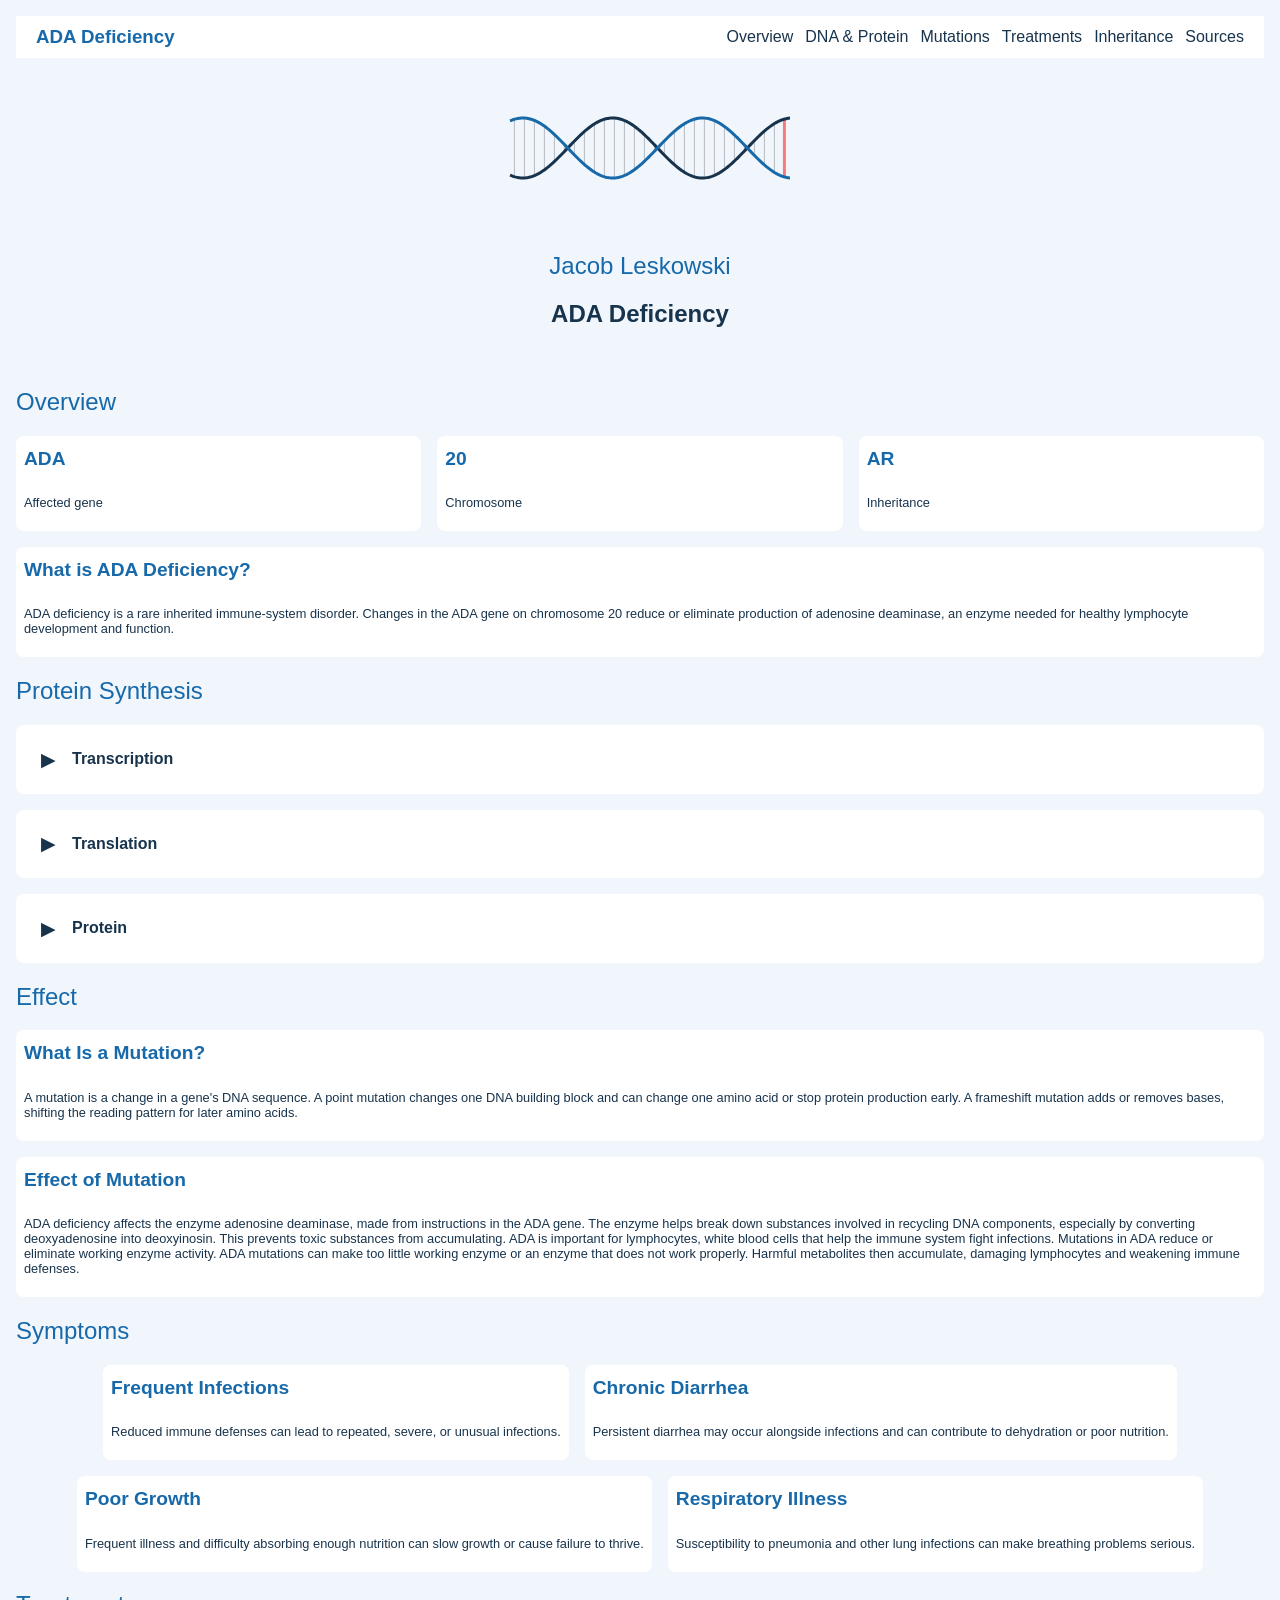
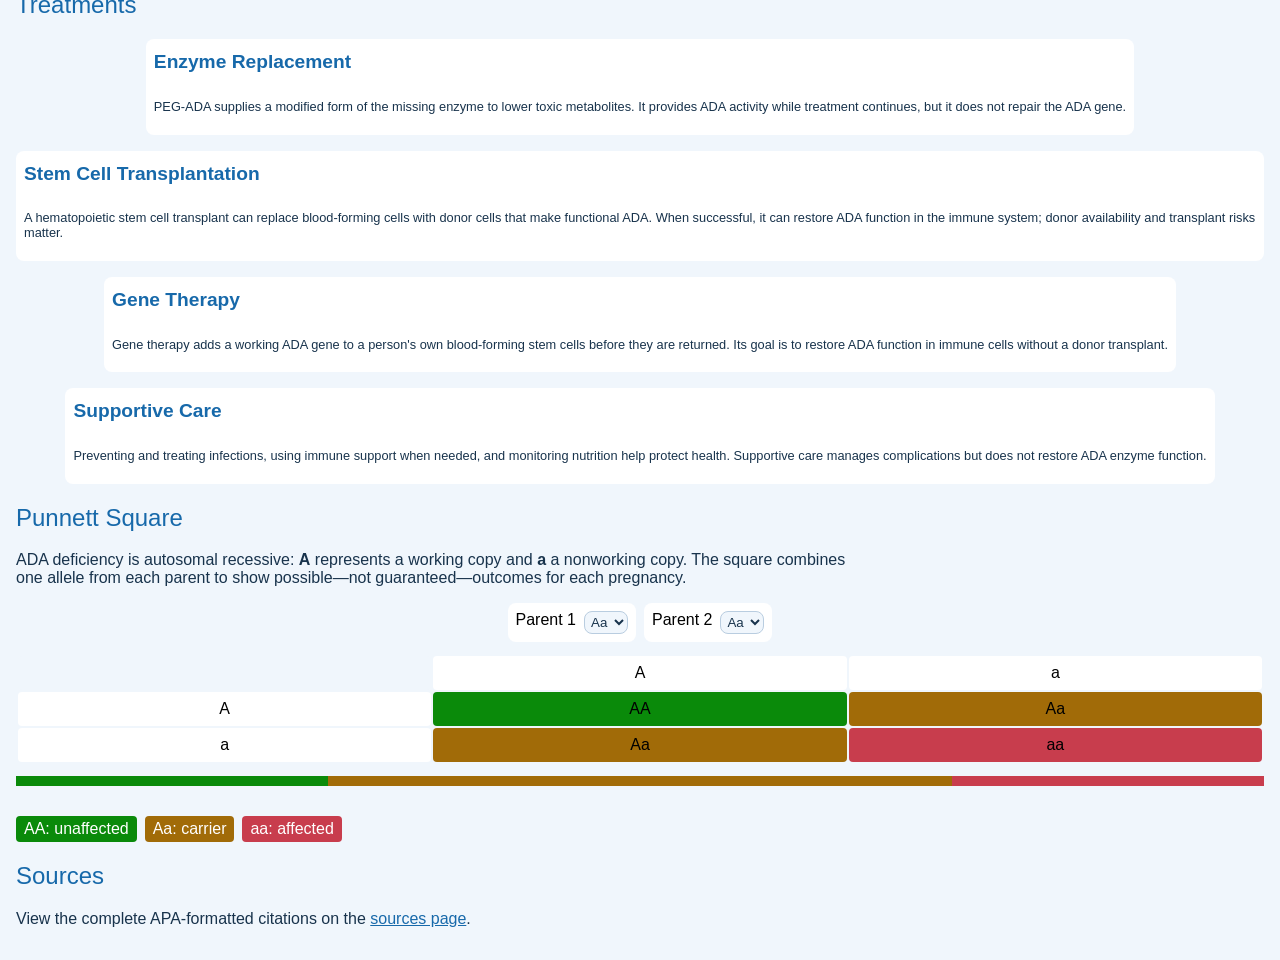
<file: index.html>
<!DOCTYPE html>
<html lang="en">

<head>
    <meta charset="UTF-8">
    <meta name="viewport" content="width=device-width, initial-scale=1.0">
    <title>ADA Deficiency</title>
    <link rel="stylesheet" href="style.css">
    <link rel="icon" type="image/x-icon" href="assets/Favicon.png">
</head>

<body>
    <nav id="navbar">
        <h3><a href="#home">ADA Deficiency</a></h3>
        <ul>
            <li><a href="#overview">Overview</a></li>
            <li><a href="#protein-synthesis">DNA &amp; Protein</a></li>
            <li><a href="#mutation">Mutations</a></li>
            <li><a href="#treatments">Treatments</a></li>
            <li><a href="#punnett">Inheritance</a></li>
            <li><a href="sources.html">Sources</a></li>
        </ul>
    </nav>
    <main>
        <section id="home">
            <svg id="animatedDNA"></svg>
            <h2><a href="https://jacob-leskowski.github.io/" target="_blank">Jacob Leskowski</a></h2>
            <h1>ADA Deficiency</h1>
        </section>
        <section id="overview">
            <h2 class="subtitle">Overview</h2>
            <section class="infoCardCase">
                <aside class="infoCard overCard">
                    <h4>ADA</h4>
                    <p>Affected gene</p>
                </aside>
                <aside class="infoCard overCard">
                    <h4>20</h4>
                    <p>Chromosome</p>
                </aside>
                <aside class="infoCard overCard">
                    <h4>AR</h4>
                    <p>Inheritance</p>
                </aside>
            </section>
            <aside class="infoCard">
                <h4>What is ADA Deficiency?</h4>
                <p>ADA deficiency is a rare inherited immune-system disorder. Changes in the ADA gene on chromosome 20
                    reduce or eliminate production of adenosine deaminase, an enzyme needed for healthy lymphocyte
                    development and function.</p>
            </aside>
        </section>
        <section id="protein-synthesis">
            <h2 class="subtitle">Protein Synthesis</h2>
            <section id="proteinStepCase">
                <aside class="proteinCard">
                    <header>
                        <button>▶</button>
                        <h4>Transcription</h4>
                    </header>
                    <p>DNA is packaged into chromosomes in the nucleus. The DNA stays in the nucleus for protection. A
                        gene is a DNA instruction; during transcription, the ADA gene's instruction is copied into
                        messenger RNA (mRNA) to be brought out of the nucleus.</p>
                </aside>
                <aside class="proteinCard">
                    <header>
                        <button>▶</button>
                        <h4>Translation</h4>
                    </header>
                    <p>Outside the nucleus, ribosomes read mRNA in groups of three bases at a time which form a codon.
                        Each codon corresponds to a specific amino acid. The ribosome then joins amino acids in the
                        specified order. This process builds a protein.</p>
                </aside>
                <aside class="proteinCard">
                    <header>
                        <button>▶</button>
                        <h4>Protein</h4>
                    </header>
                    <p>The amino acid sequence guides how a protein folds. The ADA protein—adenosine deaminase—normally
                        breaks down adenosine and deoxyadenosine; its three-dimensional shape is essential to that job
                        as the enzyme's active site must fit the molecules it acts on. ADA deficiency can result from a
                        mutation that changes the amino acid sequence, altering the protein's abiltity to reduce the
                        toxins.</p>
                </aside>
            </section>
        </section>
        <section id="mutation">
            <h2 class="subtitle">Effect</h2>
            <section class="infoCardCase">
                <aside class="infoCard">
                    <h4>What Is a Mutation?</h4>
                    <p>A mutation is a change in a gene's DNA sequence. A point mutation changes one DNA building block
                        and can change one amino acid or stop protein production early. A frameshift mutation adds or
                        removes bases, shifting the reading pattern for later amino acids.</p>
                </aside>
                <aside class="infoCard">
                    <h4>Effect of Mutation</h4>
                    <p>ADA deficiency affects the enzyme adenosine deaminase, made from instructions in the ADA gene.
                        The enzyme helps break
                        down substances involved in recycling DNA components, especially by converting deoxyadenosine
                        into deoxyinosin. This
                        prevents toxic substances from accumulating. ADA is important for lymphocytes, white blood cells
                        that help the immune
                        system fight infections. Mutations in ADA reduce or eliminate working enzyme activity. ADA
                        mutations can make too little working enzyme or an enzyme that does not work properly.
                        Harmful metabolites then accumulate, damaging lymphocytes and weakening immune defenses.</p>
                </aside>
            </section>
        </section>
        <section id="symptoms">
            <h2 class="subtitle">Symptoms</h2>
            <section class="infoCardCase">
                <aside class="infoCard">
                    <h4>Frequent Infections</h4>
                    <p>Reduced immune defenses can lead to repeated, severe, or unusual infections.</p>
                </aside>
                <aside class="infoCard">
                    <h4>Chronic Diarrhea</h4>
                    <p>Persistent diarrhea may occur alongside infections and can contribute to dehydration or poor
                        nutrition.</p>
                </aside>
                <aside class="infoCard">
                    <h4>Poor Growth</h4>
                    <p>Frequent illness and difficulty absorbing enough nutrition can slow growth or cause failure to
                        thrive.</p>
                </aside>
                <aside class="infoCard">
                    <h4>Respiratory Illness</h4>
                    <p>Susceptibility to pneumonia and other lung infections can make breathing problems serious.</p>
                </aside>
            </section>
        </section>
        <section id="treatments">
            <h2 class="subtitle">Treatments</h2>
            <section class="infoCardCase">
                <aside class="infoCard">
                    <h4>Enzyme Replacement</h4>
                    <p>PEG-ADA supplies a modified form of the missing enzyme to lower toxic metabolites. It provides
                        ADA activity while treatment continues, but it does not repair the ADA gene.</p>
                </aside>
                <aside class="infoCard">
                    <h4>Stem Cell Transplantation</h4>
                    <p>A hematopoietic stem cell transplant can replace blood-forming cells with donor cells that make
                        functional ADA. When successful, it can restore ADA function in the immune system; donor
                        availability and transplant risks matter.</p>
                </aside>
                <aside class="infoCard">
                    <h4>Gene Therapy</h4>
                    <p>Gene therapy adds a working ADA gene to a person's own blood-forming stem cells before they are
                        returned. Its goal is to restore ADA function in immune cells without a donor transplant.</p>
                </aside>
                <aside class="infoCard">
                    <h4>Supportive Care</h4>
                    <p>Preventing and treating infections, using immune support when needed, and monitoring nutrition
                        help protect health. Supportive care manages complications but does not restore ADA enzyme
                        function.</p>
                </aside>
            </section>
        </section>
        <section id="punnett">
            <h2 class="subtitle">Punnett Square</h2>
            <p class="sectionIntro">ADA deficiency is autosomal recessive: <strong>A</strong> represents a working copy
                and <strong>a</strong> a nonworking copy. The square combines one allele from each parent to show
                possible—not guaranteed—outcomes for each pregnancy.</p>
            <div id="bees">
                <div class="options">
                    <label for="parent1">Parent 1</label>
                    <select id="parent1" name="parent1">
                        <option value="AA">AA</option>
                        <option value="Aa" selected>Aa</option>
                        <option value="aa">aa</option>
                    </select>
                </div>
                <div class="options">
                    <label for="parent2">Parent 2</label>
                    <select id="parent2" name="parent2">
                        <option value="AA">AA</option>
                        <option value="Aa" selected>Aa</option>
                        <option value="aa">aa</option>
                    </select>
                </div>
            </div>
            <table id="punnettSquare">
                <tr>
                    <td class="noneSquare"></td>
                    <td class="baseSquare" id="parent11">A</td>
                    <td class="baseSquare" id="parent12">A</td>
                </tr>
                <tr>
                    <td class="baseSquare" id="parent21">A</td>
                    <td class="goodSquare" id="output1">AA</td>
                    <td class="carrierSquare" id="output2">Aa</td>
                </tr>
                <tr>
                    <td class="baseSquare" id="parent22">a</td>
                    <td class="carrierSquare" id="output3">Aa</td>
                    <td class="affectedSquare" id="output4">aa</td>
                </tr>
            </table>
            <svg id="affectedBar"></svg>
            <p class="legend"><span class="legendItem goodSquare">AA: unaffected</span><span
                    class="legendItem carrierSquare">Aa: carrier</span><span class="legendItem affectedSquare">aa:
                    affected</span></p>
        </section>
    </main>
    <footer id="sources">
        <h2 class="subtitle">Sources</h2>
        <p class="sectionIntro">View the complete APA-formatted citations on the <a href="sources.html">sources
                page</a>.</p>
        <div id="spacerSource"></div>
    </footer>
    <script src="dnaAnimation.js"></script>
    <script src="proteinCards.js"></script>
    <script src="punnett.js"></script>

</body>

</html>
</file>
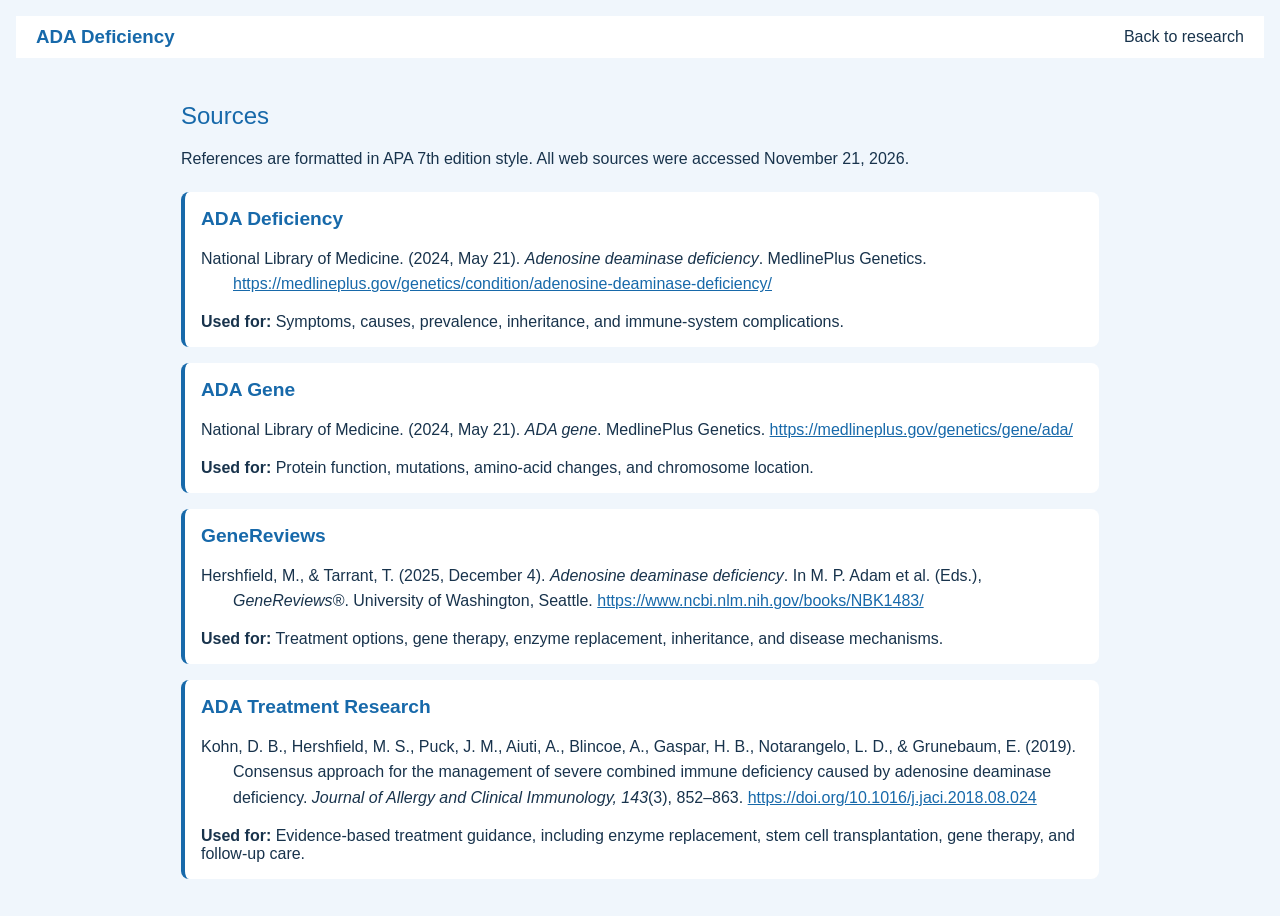
<file: sources.html>
<!DOCTYPE html>
<html lang="en">

<head>
    <meta charset="UTF-8">
    <meta name="viewport" content="width=device-width, initial-scale=1.0">
    <title>Sources | ADA Deficiency</title>
    <link rel="stylesheet" href="style.css">
    <link rel="icon" type="image/x-icon" href="assets/Favicon.png">
</head>

<body>
    <nav id="navbar">
        <h3><a href="index.html">ADA Deficiency</a></h3>
        <ul>
            <li><a href="index.html">Back to research</a></li>
        </ul>
    </nav>

    <main class="sourcesPage">
        <section>
            <h1>Sources</h1>
            <p class="sectionIntro">References are formatted in APA 7th edition style. All web sources were accessed
                November 21, 2026.</p>

            <div class="referenceList">
                <article class="referenceCard">
                    <h2>ADA Deficiency</h2>
                    <p class="apaReference">National Library of Medicine. (2024, May 21). <em>Adenosine deaminase
                            deficiency</em>. MedlinePlus Genetics. <a
                            href="https://medlineplus.gov/genetics/condition/adenosine-deaminase-deficiency/"
                            target="_blank"
                            rel="noopener noreferrer">https://medlineplus.gov/genetics/condition/adenosine-deaminase-deficiency/</a>
                    </p>
                    <p class="sourceUse"><strong>Used for:</strong> Symptoms, causes, prevalence, inheritance, and
                        immune-system complications.</p>
                </article>

                <article class="referenceCard">
                    <h2>ADA Gene</h2>
                    <p class="apaReference">National Library of Medicine. (2024, May 21). <em>ADA gene</em>. MedlinePlus
                        Genetics. <a href="https://medlineplus.gov/genetics/gene/ada/" target="_blank"
                            rel="noopener noreferrer">https://medlineplus.gov/genetics/gene/ada/</a></p>
                    <p class="sourceUse"><strong>Used for:</strong> Protein function, mutations, amino-acid changes, and
                        chromosome location.</p>
                </article>

                <article class="referenceCard">
                    <h2>GeneReviews</h2>
                    <p class="apaReference">Hershfield, M., &amp; Tarrant, T. (2025, December 4). <em>Adenosine
                            deaminase deficiency</em>. In M. P. Adam et al. (Eds.), <em>GeneReviews®</em>. University of
                        Washington, Seattle. <a href="https://www.ncbi.nlm.nih.gov/books/NBK1483/" target="_blank"
                            rel="noopener noreferrer">https://www.ncbi.nlm.nih.gov/books/NBK1483/</a></p>
                    <p class="sourceUse"><strong>Used for:</strong> Treatment options, gene therapy, enzyme replacement,
                        inheritance, and disease mechanisms.</p>
                </article>

                <article class="referenceCard">
                    <h2>ADA Treatment Research</h2>
                    <p class="apaReference">Kohn, D. B., Hershfield, M. S., Puck, J. M., Aiuti, A., Blincoe, A., Gaspar,
                        H. B., Notarangelo, L. D., &amp; Grunebaum, E. (2019). Consensus approach for the management of
                        severe combined immune deficiency caused by adenosine deaminase deficiency. <em>Journal of
                            Allergy and Clinical Immunology, 143</em>(3), 852–863. <a
                            href="https://doi.org/10.1016/j.jaci.2018.08.024" target="_blank"
                            rel="noopener noreferrer">https://doi.org/10.1016/j.jaci.2018.08.024</a></p>
                    <p class="sourceUse"><strong>Used for:</strong> Evidence-based treatment guidance, including enzyme
                        replacement, stem cell transplantation, gene therapy, and follow-up care.</p>
                </article>
            </div>
        </section>
    </main>
</body>

</html>
</file>
<file: style.css>
*,
*::before,
*::after {
    box-sizing: border-box;
}

:root {
    --background: #F0F6FC;
    --surface: #FFFFFF;
    --accent: #1769AA;
    --text: #18334C;
    --good: #0A8A0A;
    --carrier: #A16B08;
    --affected: #C83D4D;
    --border: #B9CDE0;
}


html,
body {
    margin: 8px;
    height: 100%;
    font-family: 'Inter', sans-serif;
    background-color: var(--background);
}

/* #region Navigation */

#navbar {
    background-color: var(--surface);
    display: flex;
    justify-content: space-between;
    align-items: center;
    padding: 10px 20px;
}

#navbar h3 {
    color: var(--accent);
    margin: 0;
}

#navbar h3 a {
    color: var(--accent);
    text-decoration: none;
}

#navbar ul {
    list-style-type: none;
    margin: 0;
    padding: 0;
    display: flex;
    flex-wrap: wrap;
    gap: 12px;
}

#navbar li a {
    color: var(--text);
    text-decoration: none;
}

/* #endregion */

/* #region Home */

#home {
    text-align: center;
    padding: 20px;
}

#home h2 {
    font-weight: 100;
    color: var(--accent);
}

#home h2 a {
    color: var(--accent);
    text-decoration: none;
}

#home h1 {
    font-weight: bold;
    color: var(--text);
}

/* #endregion */

/* #region Overview */

.subtitle {
    font-weight: 100;
    color: var(--accent);
}

.infoCardCase {
    display: flex;
    gap: 16px;
    margin-bottom: 16px;
    flex-wrap: wrap;
    justify-content: center;
}

.overCard {
    flex: 1;
}

.infoCard {
    padding: 8px;
    background-color: var(--surface);
    border-radius: 8px;
    min-width: 200px;
}

.infoCard h4 {
    font-size: 1.2em;
    font-weight: 600;
    margin-top: 4px;
    text-decoration: none;
    color: var(--accent);
}

footer .infoCardCase a,
footer .infoCardCase a:visited,
footer .infoCardCase a:hover,
footer .infoCardCase a:active {
    color: inherit;
    text-decoration: none;
}

.infoCard p {
    font-size: 0.8em;
    color: var(--text);
}

/* #endregion */

/* #region Protein Synthesis */

.proteinCard {
    margin: 16px 0;
    border-radius: 8px;
    background-color: var(--surface);
    padding: 4px 16px;
}

.proteinCard header {
    display: flex;
    align-items: center;
    color: var(--text);
    gap: 8px;
}

.proteinCard header button {
    width: 32px;
    height: 32px;
    border: none;
    color: var(--text);
    background-color: var(--surface);
    font-size: 1.2em;
    border-radius: 4px;
    transition: background-color 0.3s ease-out;
}

.proteinCard header button:hover {
    background-color: var(--background);
    transition: background-color 0.3s ease-out;
}

/* #endregion */

/* #region Punnett Square */

#punnett table {
    width: 100%;
}

#punnett td {
    border-radius: 4px;
    width: 30%;
    text-align: center;
    padding: 8px;
}

.noneSquare {
    background-color: var(--background);
}

.baseSquare {
    background-color: var(--surface);
}

.goodSquare {
    background-color: var(--good);
}

.carrierSquare {
    background-color: var(--carrier);
}

.affectedSquare {
    background-color: var(--affected);
}

#bees {
    display: flex;
    justify-content: center;
    align-items: center;
    gap: 8px;
    margin-bottom: 12px;
}

.options {
    display: flex;
    flex-direction: row;
    gap: 8px;
    background-color: var(--surface);
    width: fit-content;
    padding: 8px;
    border-radius: 8px;
}

select {
    background-color: var(--background);
    border: 1px solid var(--border);
    color: var(--text);
    padding: 2px;
    border-radius: 8px;
}

#affectedBar {
    margin-top: 12px;
}

.sectionIntro {
    color: var(--text);
    max-width: 850px;
}

.legend {
    display: flex;
    flex-wrap: wrap;
    gap: 8px;
}

.legendItem {
    border-radius: 4px;
    color: var(--surface);
    padding: 4px 8px;
}

/* #region Sources page */

.sourcesPage {
    max-width: 950px;
    margin: 0 auto;
    padding: 24px 16px;
}

.sourcesPage h1 {
    color: var(--accent);
    font-weight: 400;
}

.referenceList {
    display: grid;
    gap: 16px;
    margin-top: 24px;
}

.referenceCard {
    background-color: var(--surface);
    border-left: 4px solid var(--accent);
    border-radius: 8px;
    padding: 16px;
}

.referenceCard h2 {
    color: var(--accent);
    font-size: 1.2rem;
    margin-top: 0;
}

.apaReference {
    color: var(--text);
    line-height: 1.6;
    margin-left: 2em;
    text-indent: -2em;
}

.apaReference a,
.sectionIntro a {
    color: var(--accent);
    overflow-wrap: anywhere;
}

.sourceUse {
    color: var(--text);
    margin-bottom: 0;
}

/* #endregion */


#spacerSource {
    height: 16px;
}
</file>
